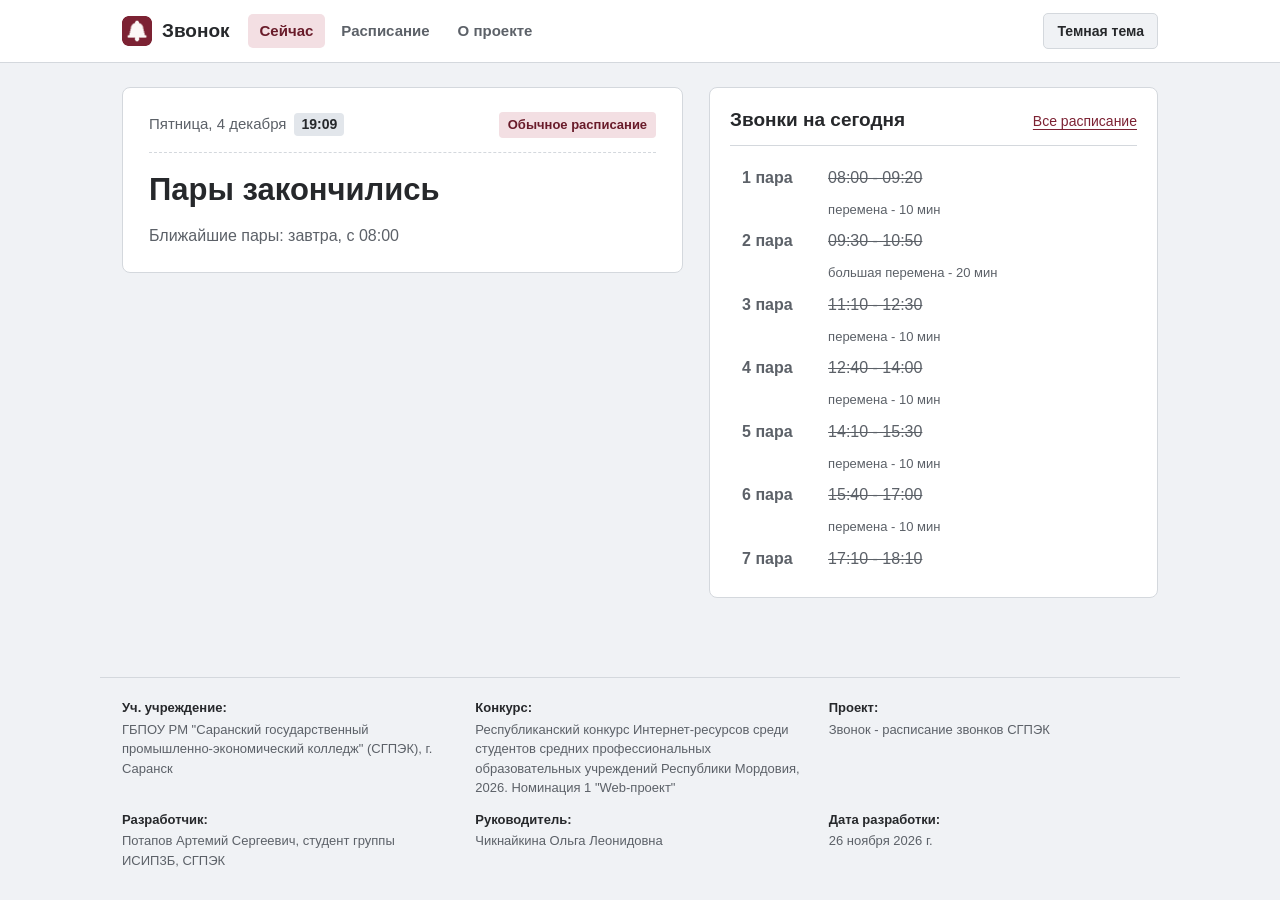
<file: index.html>
<!DOCTYPE html>
<html lang="ru">
<head>
  <meta charset="UTF-8">
  <meta name="viewport" content="width=device-width, initial-scale=1.0">
  <title>Звонок - расписание СГПЭК</title>
  <meta name="description" content="Сколько осталось до звонка в СГПЭК: идет пара или перемена, таймер и звонки на сегодня.">
  <script>
    if (localStorage.getItem('theme') == 'dark') document.documentElement.classList.add('dark');
  </script>
  <link rel="icon" type="image/png" href="images/bell.png">
  <link rel="apple-touch-icon" href="images/icon-192.png">
  <link rel="manifest" href="manifest.json">
  <link rel="stylesheet" href="css/style.css">
</head>
<body>
  <div class="header-wrap">
    <header class="header">
      <a class="logo" href="index.html">
        <img src="images/bell.png" alt="Звонок" width="30" height="30">
        <span>Звонок</span>
      </a>

      <nav class="nav">
        <a href="index.html" class="active">Сейчас</a>
        <a href="schedule.html">Расписание</a>
        <a href="about.html">О проекте</a>
      </nav>

      <div class="header-btns">
        <button class="install-btn" id="installBtn" style="display: none;">Установить</button>
        <button class="theme-btn" id="themeBtn">Темная тема</button>
      </div>
    </header>
  </div>

  <main class="main-grid">
    <section class="timer-card" id="timerCard">
      <div class="card-top">
        <div class="date-clock">
          <span id="todayDate"></span>
          <span class="clock-now" id="clockNow"></span>
        </div>
        <span class="badge" id="dayBadge"></span>
      </div>

      <h1 class="status" id="statusText">Загрузка...</h1>

      <div class="timer-box" id="timerBox" style="display: none;">
        <div class="timer" id="timerValue">00:00</div>
        <span class="timer-caption" id="timerLabel">до звонка</span>
      </div>

      <div class="progress-bar" id="progressBar" style="display: none;">
        <div class="progress-fill" id="progressFill"></div>
      </div>

      <p class="sub-text" id="subText"></p>
    </section>

    <section class="today-block">
      <div class="today-header">
        <h2>Звонки на сегодня</h2>
        <a href="schedule.html">Все расписание</a>
      </div>
      <ul class="bells-list" id="todayList"></ul>
    </section>
  </main>

  <footer class="footer">
    <div class="credits">
      <div class="credit-item">
        <strong>Уч. учреждение:</strong>
        <span>ГБПОУ РМ "Саранский государственный промышленно-экономический колледж" (СГПЭК), г. Саранск</span>
      </div>
      <div class="credit-item">
        <strong>Конкурс:</strong>
        <span>Республиканский конкурс Интернет-ресурсов среди студентов средних профессиональных образовательных учреждений Республики Мордовия, 2026. Номинация 1 "Web-проект"</span>
      </div>
      <div class="credit-item">
        <strong>Проект:</strong>
        <span>Звонок - расписание звонков СГПЭК</span>
      </div>
      <div class="credit-item">
        <strong>Разработчик:</strong>
        <span>Потапов Артемий Сергеевич, студент группы ИСИП3Б, СГПЭК</span>
      </div>
      <div class="credit-item">
        <strong>Руководитель:</strong>
        <span>Чикнайкина Ольга Леонидовна</span>
      </div>
      <div class="credit-item">
        <strong>Дата разработки:</strong>
        <span>26 ноября 2026 г.</span>
      </div>
    </div>
  </footer>

  <script src="js/calendar.js"></script>
  <script src="js/theme.js"></script>
  <script src="js/main.js"></script>
</body>
</html>
</file>
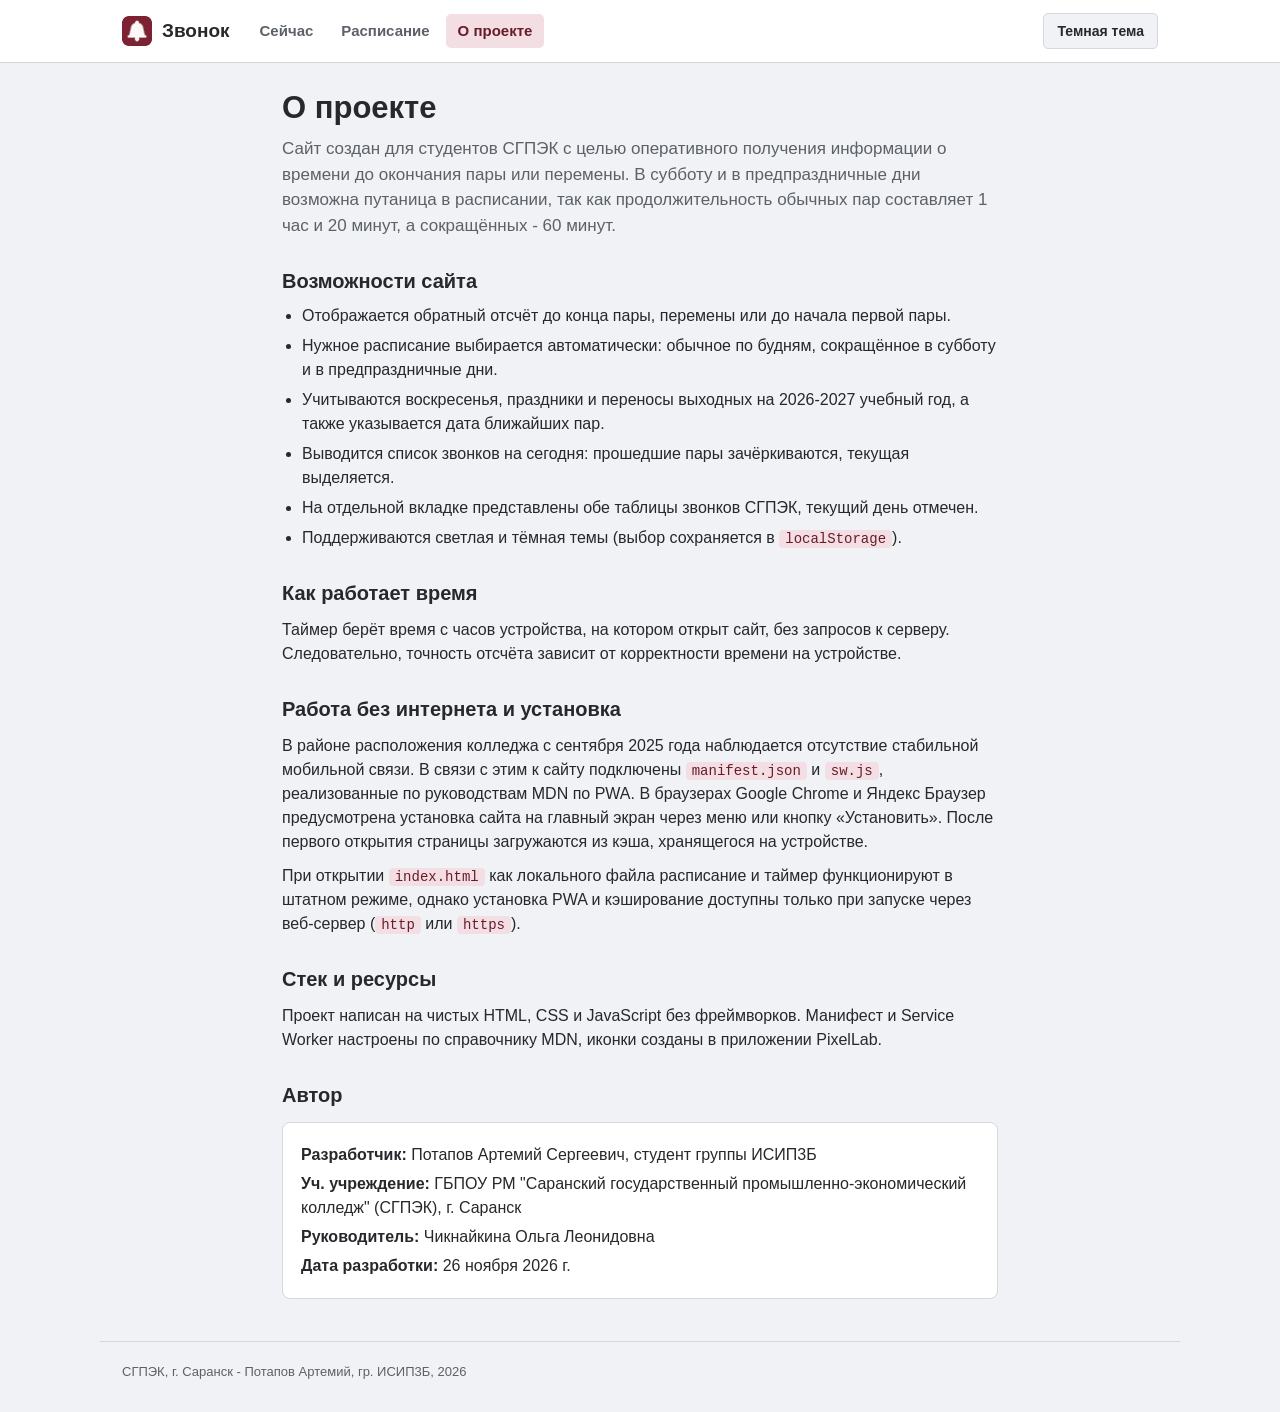
<file: about.html>
<!DOCTYPE html>
<html lang="ru">
<head>
  <meta charset="UTF-8">
  <meta name="viewport" content="width=device-width, initial-scale=1.0">
  <title>О проекте - Звонок</title>
  <meta name="description" content="Как устроен сайт Звонок: таймер пар СГПЭК, переключение расписания и работа без инета">
  <script>
    if (localStorage.getItem('theme') == 'dark') document.documentElement.classList.add('dark');
  </script>
  <link rel="icon" type="image/png" href="images/bell.png">
  <link rel="apple-touch-icon" href="images/icon-192.png">
  <link rel="manifest" href="manifest.json">
  <link rel="stylesheet" href="css/style.css">
</head>
<body>
  <div class="header-wrap">
    <header class="header">
      <a class="logo" href="index.html">
        <img src="images/bell.png" alt="Звонок" width="30" height="30">
        <span>Звонок</span>
      </a>

      <nav class="nav">
        <a href="index.html">Сейчас</a>
        <a href="schedule.html">Расписание</a>
        <a href="about.html" class="active">О проекте</a>
      </nav>

      <div class="header-btns">
        <button class="install-btn" id="installBtn" style="display: none;">Установить</button>
        <button class="theme-btn" id="themeBtn">Темная тема</button>
      </div>
    </header>
  </div>

  <main class="container about-page">
    <h1>О проекте</h1>
    <p class="lead">Сайт создан для студентов СГПЭК с целью оперативного получения информации о времени до окончания пары или перемены. В субботу и в предпраздничные дни возможна путаница в расписании, так как продолжительность обычных пар составляет 1 час и 20 минут, а сокращённых - 60 минут.</p>

    <h2>Возможности сайта</h2>
    <ul>
      <li>Отображается обратный отсчёт до конца пары, перемены или до начала первой пары.</li>
      <li>Нужное расписание выбирается автоматически: обычное по будням, сокращённое в субботу и в предпраздничные дни.</li>
      <li>Учитываются воскресенья, праздники и переносы выходных на 2026-2027 учебный год, а также указывается дата ближайших пар.</li>
      <li>Выводится список звонков на сегодня: прошедшие пары зачёркиваются, текущая выделяется.</li>
      <li>На отдельной вкладке представлены обе таблицы звонков СГПЭК, текущий день отмечен.</li>
      <li>Поддерживаются светлая и тёмная темы (выбор сохраняется в <code>localStorage</code>).</li>
    </ul>

    <h2>Как работает время</h2>
    <p>Таймер берёт время с часов устройства, на котором открыт сайт, без запросов к серверу. Следовательно, точность отсчёта зависит от корректности времени на устройстве.</p>

    <h2>Работа без интернета и установка</h2>
    <p>В районе расположения колледжа с сентября 2025 года наблюдается отсутствие стабильной мобильной связи. В связи с этим к сайту подключены <code>manifest.json</code> и <code>sw.js</code>, реализованные по руководствам MDN по PWA. В браузерах Google Chrome и Яндекс Браузер предусмотрена установка сайта на главный экран через меню или кнопку «Установить». После первого открытия страницы загружаются из кэша, хранящегося на устройстве.</p>
    <p>При открытии <code>index.html</code> как локального файла расписание и таймер функционируют в штатном режиме, однако установка PWA и кэширование доступны только при запуске через веб-сервер (<code>http</code> или <code>https</code>).</p>

    <h2>Стек и ресурсы</h2>
    <p>Проект написан на чистых HTML, CSS и JavaScript без фреймворков. Манифест и Service Worker настроены по справочнику MDN, иконки созданы в приложении PixelLab.</p>

    <h2>Автор</h2>
    <div class="about-credits">
      <p><strong>Разработчик:</strong> Потапов Артемий Сергеевич, студент группы ИСИП3Б</p>
      <p><strong>Уч. учреждение:</strong> ГБПОУ РМ "Саранский государственный промышленно-экономический колледж" (СГПЭК), г. Саранск</p>
      <p><strong>Руководитель:</strong> Чикнайкина Ольга Леонидовна</p>
      <p><strong>Дата разработки:</strong> 26 ноября 2026 г.</p>
    </div>
  </main>

  <footer class="footer">
    <span>СГПЭК, г. Саранск - Потапов Артемий, гр. ИСИП3Б, 2026</span>
  </footer>

  <script src="js/theme.js"></script>
  <script src="js/main.js"></script>
</body>
</html>
</file>
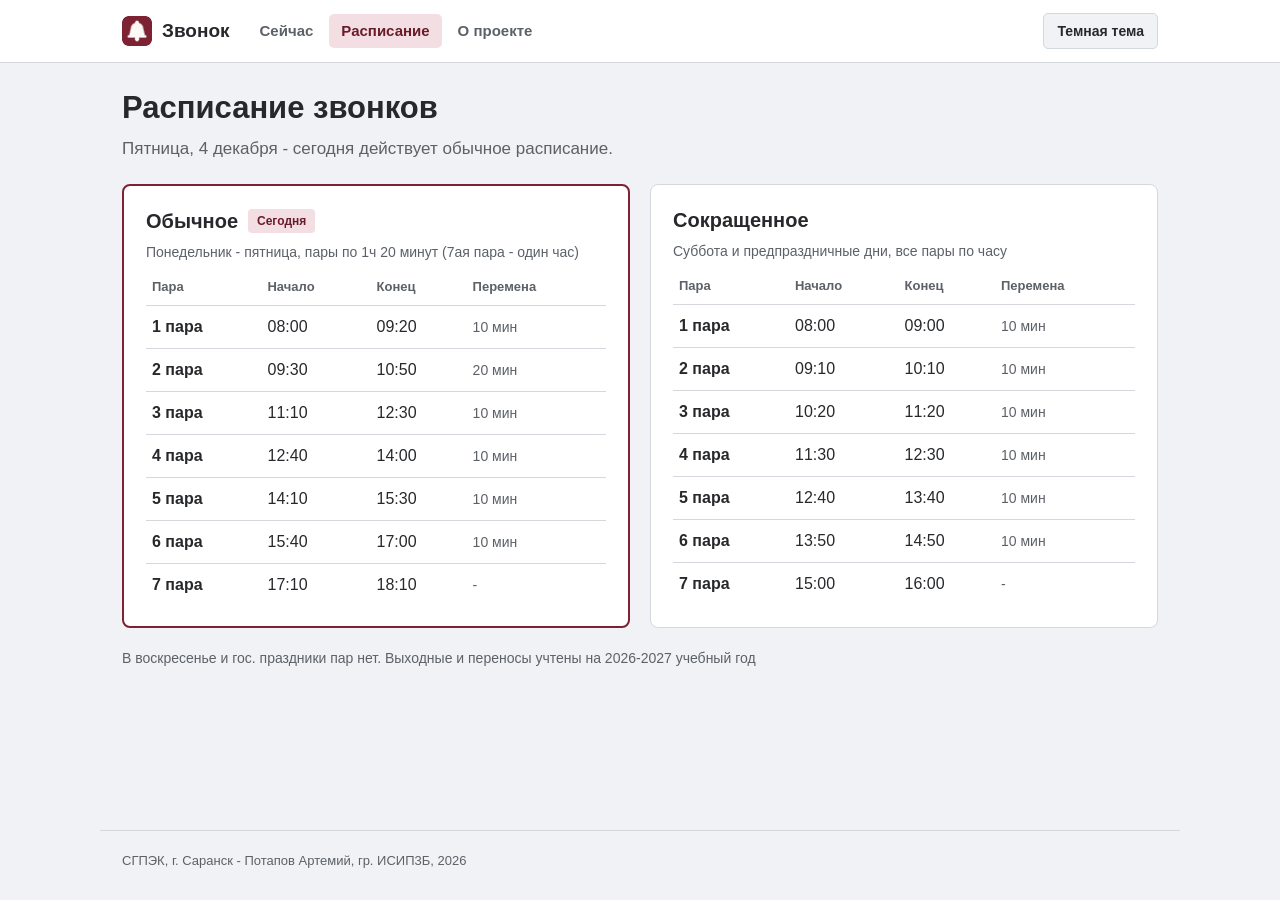
<file: schedule.html>
<!DOCTYPE html>
<html lang="ru">
<head>
  <meta charset="UTF-8">
  <meta name="viewport" content="width=device-width, initial-scale=1.0">
  <title>Расписание звонков - Звонок</title>
  <meta name="description" content="Полное расписание звонков СГПЭК: обычное для будних дней и сокращенное для субботы и предпраздничных дней.">
  <script>
    if (localStorage.getItem('theme') == 'dark') document.documentElement.classList.add('dark');
  </script>
  <link rel="icon" type="image/png" href="images/bell.png">
  <link rel="apple-touch-icon" href="images/icon-192.png">
  <link rel="manifest" href="manifest.json">
  <link rel="stylesheet" href="css/style.css">
</head>
<body>
  <div class="header-wrap">
    <header class="header">
      <a class="logo" href="index.html">
        <img src="images/bell.png" alt="Звонок" width="30" height="30">
        <span>Звонок</span>
      </a>

      <nav class="nav">
        <a href="index.html">Сейчас</a>
        <a href="schedule.html" class="active">Расписание</a>
        <a href="about.html">О проекте</a>
      </nav>

      <div class="header-btns">
        <button class="install-btn" id="installBtn" style="display: none;">Установить</button>
        <button class="theme-btn" id="themeBtn">Темная тема</button>
      </div>
    </header>
  </div>

  <main class="container">
    <h1>Расписание звонков</h1>
    <p class="lead" id="schedNote">С понедельника по пятницу действует обычное расписание, в субботу и перед праздниками - сокращенное</p>

    <div class="sched-grid">
      <section class="sched-card" id="schedNormal">
        <div class="sched-title">
          <h2>Обычное</h2>
          <span class="today-tag" id="tagNormal" style="display: none;">Сегодня</span>
        </div>
        <p class="sched-sub">Понедельник - пятница, пары по 1ч 20 минут (7ая пара - один час)</p>
        <table>
          <thead>
            <tr>
              <th>Пара</th>
              <th>Начало</th>
              <th>Конец</th>
              <th>Перемена</th>
            </tr>
          </thead>
          <tbody>
            <tr><td>1 пара</td><td>08:00</td><td>09:20</td><td>10 мин</td></tr>
            <tr><td>2 пара</td><td>09:30</td><td>10:50</td><td>20 мин</td></tr>
            <tr><td>3 пара</td><td>11:10</td><td>12:30</td><td>10 мин</td></tr>
            <tr><td>4 пара</td><td>12:40</td><td>14:00</td><td>10 мин</td></tr>
            <tr><td>5 пара</td><td>14:10</td><td>15:30</td><td>10 мин</td></tr>
            <tr><td>6 пара</td><td>15:40</td><td>17:00</td><td>10 мин</td></tr>
            <tr><td>7 пара</td><td>17:10</td><td>18:10</td><td>-</td></tr>
          </tbody>
        </table>
      </section>

      <section class="sched-card" id="schedShort">
        <div class="sched-title">
          <h2>Сокращенное</h2>
          <span class="today-tag" id="tagShort" style="display: none;">Сегодня</span>
        </div>
        <p class="sched-sub">Суббота и предпраздничные дни, все пары по часу</p>
        <table>
          <thead>
            <tr>
              <th>Пара</th>
              <th>Начало</th>
              <th>Конец</th>
              <th>Перемена</th>
            </tr>
          </thead>
          <tbody>
            <tr><td>1 пара</td><td>08:00</td><td>09:00</td><td>10 мин</td></tr>
            <tr><td>2 пара</td><td>09:10</td><td>10:10</td><td>10 мин</td></tr>
            <tr><td>3 пара</td><td>10:20</td><td>11:20</td><td>10 мин</td></tr>
            <tr><td>4 пара</td><td>11:30</td><td>12:30</td><td>10 мин</td></tr>
            <tr><td>5 пара</td><td>12:40</td><td>13:40</td><td>10 мин</td></tr>
            <tr><td>6 пара</td><td>13:50</td><td>14:50</td><td>10 мин</td></tr>
            <tr><td>7 пара</td><td>15:00</td><td>16:00</td><td>-</td></tr>
          </tbody>
        </table>
      </section>
    </div>

    <p class="note-bottom">В воскресенье и гос. праздники пар нет. Выходные и переносы учтены на 2026-2027 учебный год</p>
  </main>

  <footer class="footer">
    <span>СГПЭК, г. Саранск - Потапов Артемий, гр. ИСИП3Б, 2026</span>
  </footer>

  <script src="js/calendar.js"></script>
  <script src="js/theme.js"></script>
  <script src="js/main.js"></script>
</body>
</html>
</file>
<file: css/style.css>
html {
    --bg: #f0f2f5;
    --card: #fff;
    --text: #26282b;
    --muted: #5c6168;
    --border: #d4d8dd;
    --accent: #7c2233;
    --green: #255c36;
}

html.dark {
    --bg: #1a1c1f;
    --card: #24272b;
    --text: #eceef1;
    --muted: #a2a9b1;
    --border: #383d44;
    --accent: #e58b9a;
    --green: #7bc48d;
}

* {
    box-sizing: border-box;
}

body {
    margin: 0;
    min-height: 100vh;
    display: flex;
    flex-direction: column;
    background: var(--bg);
    color: var(--text);
    font-family: "Trebuchet MS", Tahoma, Verdana, sans-serif;
    font-size: 16px;
    line-height: 1.5;
}

a {
    color: var(--accent);
    text-underline-offset: 3px;
}

a:hover {
    text-decoration: none;
}

a:focus-visible,
button:focus-visible {
    outline: 2px solid var(--accent);
    outline-offset: 2px;
}

code {
    font-family: Consolas, monospace;
    font-size: 14px;
    background: #f3dfe3;
    color: #691b2a;
    padding: 1px 6px;
    border-radius: 4px;
}

html.dark code {
    background: #3b2026;
    color: #f2a7b3;
}

/* шапка */
.header-wrap {
    border-bottom: 1px solid var(--border);
    background: var(--card);
}

.header {
    max-width: 1080px;
    width: 100%;
    margin: 0 auto;
    padding: 13px 22px;
    display: flex;
    align-items: center;
    gap: 18px;
}

/* лого */
.logo {
    display: flex;
    align-items: center;
    gap: 10px;
    text-decoration: none;
    color: var(--text);
    font-weight: 700;
    font-size: 19px;
    flex-shrink: 0;
}

.logo img {
    width: 30px;
    height: 30px;
    border-radius: 6px;
    display: block;
}

.nav {
    display: flex;
    align-items: center;
    gap: 4px;
    margin-right: auto;
}

.nav a {
    padding: 6px 12px;
    border-radius: 5px;
    text-decoration: none;
    color: var(--muted);
    font-weight: 600;
    font-size: 15px;
    white-space: nowrap;
}

.nav a:hover {
    color: var(--text);
    background: #e2e6eb;
}

html.dark .nav a:hover {
    background: #2f3338;
}

.nav a.active {
    color: #691b2a;
    background: #f3dfe3;
}

html.dark .nav a.active {
    color: #f2a7b3;
    background: #3b2026;
}

.header-btns {
    display: flex;
    align-items: center;
    gap: 8px;
    flex-shrink: 0;
}

.theme-btn,
.install-btn {
    height: 36px;
    padding: 0 13px;
    border-radius: 5px;
    border: 1px solid var(--border);
    background: var(--bg);
    color: var(--text);
    font-family: inherit;
    font-size: 14px;
    font-weight: 600;
    cursor: pointer;
    white-space: nowrap;
}

.theme-btn:hover {
    border-color: var(--accent);
}

.theme-btn:active,
.install-btn:active {
    transform: translateY(1px);
}

.install-btn {
    background: #7c2233;
    border-color: #7c2233;
    color: #fff;
}

html.dark .install-btn {
    background: #e58b9a;
    border-color: #e58b9a;
    color: #241014;
}

.install-btn:hover {
    opacity: 0.92;
}

/* главная */
.main-grid {
    flex: 1;
    max-width: 1080px;
    width: 100%;
    margin: 0 auto;
    padding: 24px 22px 40px;
    display: grid;
    grid-template-columns: 1.25fr 1fr;
    gap: 26px;
    align-items: start;
}

.timer-card {
    background: var(--card);
    border: 1px solid var(--border);
    border-radius: 8px;
    padding: 24px 26px;
}

.card-top {
    display: flex;
    flex-wrap: wrap;
    justify-content: space-between;
    align-items: center;
    gap: 8px 12px;
    padding-bottom: 14px;
    border-bottom: 1px dashed var(--border);
    color: var(--muted);
    font-size: 15px;
}

.date-clock {
    display: flex;
    align-items: baseline;
    gap: 8px;
}

.clock-now {
    font-variant-numeric: tabular-nums;
    font-weight: 700;
    color: var(--text);
    background: #e2e6eb;
    padding: 1px 7px;
    border-radius: 4px;
    font-size: 14px;
}

html.dark .clock-now {
    background: #2f3338;
}

.badge {
    font-size: 13px;
    font-weight: 700;
    padding: 3px 9px;
    border-radius: 4px;
    background: #f3dfe3;
    color: #691b2a;
}

html.dark .badge {
    background: #3b2026;
    color: #f2a7b3;
}

.badge.short {
    background: #dfeee3;
    color: #1f4c2c;
}

html.dark .badge.short {
    background: #1e3424;
    color: #9ad6a8;
}

.badge.off {
    background: #f4e6d2;
    color: #6b4214;
}

html.dark .badge.off {
    background: #382a19;
    color: #ecc089;
}

.status {
    margin: 18px 0 0;
    font-size: 31px;
    line-height: 1.2;
}

.timer-card.is-break .status {
    color: var(--green);
}

.timer-box {
    margin-top: 12px;
}

.timer {
    font-size: 68px;
    font-weight: 700;
    line-height: 1.05;
    letter-spacing: -1px;
    font-variant-numeric: tabular-nums;
}

.timer-caption {
    display: block;
    margin-top: 6px;
    color: var(--muted);
    font-size: 16px;
}

.progress-bar {
    margin-top: 20px;
    height: 8px;
    background: #e2e6eb;
    border-radius: 4px;
    overflow: hidden;
}

html.dark .progress-bar {
    background: #2f3338;
}

.progress-fill {
    height: 100%;
    width: 0;
    background: var(--accent);
    transition: width 0.3s linear;
}

.timer-card.is-break .progress-fill {
    background: var(--green);
}

.sub-text {
    margin: 16px 0 0;
    color: var(--muted);
    font-size: 16px;
}

/* список пар */
.today-block {
    background: var(--card);
    border: 1px solid var(--border);
    border-radius: 8px;
    padding: 18px 20px;
}

.today-header {
    display: flex;
    justify-content: space-between;
    align-items: baseline;
    margin-bottom: 12px;
    padding-bottom: 10px;
    border-bottom: 1px solid var(--border);
}

.today-header h2 {
    margin: 0;
    font-size: 19px;
}

.today-header a {
    font-size: 14px;
}

.bells-list {
    list-style: none;
    margin: 0;
    padding: 0;
}

.pair-item {
    display: grid;
    grid-template-columns: 76px 1fr auto;
    align-items: center;
    gap: 10px;
    padding: 8px 12px;
    border-radius: 5px;
}

.pair-num {
    font-weight: 700;
}

.pair-time {
    font-size: 16px;
    font-variant-numeric: tabular-nums;
}

.pair-status {
    font-size: 13px;
    font-weight: 600;
    color: var(--muted);
}

.pair-item.past {
    color: var(--muted);
}

.pair-item.past .pair-num {
    font-weight: 600;
}

.pair-item.past .pair-time {
    text-decoration: line-through;
}

.pair-item.current {
    background: #7c2233;
    color: #fff;
}

.pair-item.current .pair-status {
    color: #f7dfe3;
}

html.dark .pair-item.current {
    background: #6e2030;
    color: #fff;
}

html.dark .pair-item.current .pair-status {
    color: #f4d8dd;
}

.pair-item.next {
    background: #f3dfe3;
    color: var(--text);
}

.pair-item.next .pair-status {
    color: #691b2a;
}

html.dark .pair-item.next {
    background: #3b2026;
}

html.dark .pair-item.next .pair-status {
    color: #f2a7b3;
}

.break-item {
    padding: 2px 12px 2px 98px;
    font-size: 13px;
    color: var(--muted);
}

.break-item.current {
    color: var(--green);
    font-weight: 700;
}

.empty-day {
    padding: 12px 4px 4px;
    color: var(--muted);
}

/* расписание и о проекте */
.container {
    flex: 1;
    max-width: 1080px;
    width: 100%;
    margin: 0 auto;
    padding: 20px 22px 42px;
}

.container h1 {
    margin: 6px 0 10px;
    font-size: 31px;
    line-height: 1.2;
}

.lead {
    margin: 0 0 22px;
    color: var(--muted);
    font-size: 17px;
    max-width: 720px;
}

.sched-grid {
    display: grid;
    grid-template-columns: 1fr 1fr;
    gap: 20px;
}

.sched-card {
    background: var(--card);
    border: 1px solid var(--border);
    border-radius: 8px;
    padding: 20px 22px;
}

.sched-card.today {
    border: 2px solid var(--accent);
}

.sched-title {
    display: flex;
    align-items: center;
    gap: 10px;
}

.sched-title h2 {
    margin: 0;
    font-size: 20px;
}

.today-tag {
    font-size: 12px;
    font-weight: 700;
    padding: 3px 9px;
    border-radius: 4px;
    background: #f3dfe3;
    color: #691b2a;
}

html.dark .today-tag {
    background: #3b2026;
    color: #f2a7b3;
}

.sched-sub {
    margin: 6px 0 14px;
    font-size: 14px;
    color: var(--muted);
}

table {
    width: 100%;
    border-collapse: collapse;
}

th,
td {
    text-align: left;
    padding: 9px 6px;
    border-top: 1px solid var(--border);
    font-variant-numeric: tabular-nums;
}

thead th {
    border-top: none;
    font-size: 13px;
    color: var(--muted);
    padding-top: 0;
}

tbody td:first-child {
    font-weight: 600;
}

tbody td:last-child {
    color: var(--muted);
    font-size: 14px;
}

.note-bottom {
    margin-top: 20px;
    font-size: 14px;
    color: var(--muted);
}

.about-page {
    max-width: 760px;
}

.about-page h2 {
    font-size: 20px;
    margin: 28px 0 8px;
}

.about-page p {
    margin: 10px 0;
}

.about-page ul {
    padding-left: 20px;
    margin: 8px 0;
}

.about-page li {
    margin: 6px 0;
}

.about-credits {
    margin-top: 12px;
    padding: 15px 18px;
    background: var(--card);
    border: 1px solid var(--border);
    border-radius: 8px;
}

.about-credits p {
    margin: 5px 0;
}

/* футер */
.footer {
    max-width: 1080px;
    width: 100%;
    margin: 0 auto;
    padding: 20px 22px 30px;
    border-top: 1px solid var(--border);
    font-size: 13px;
    color: var(--muted);
}

.credits {
    display: grid;
    grid-template-columns: repeat(3, 1fr);
    gap: 12px 24px;
}

.credit-item {
    display: flex;
    flex-direction: column;
    gap: 2px;
}

.credit-item strong {
    color: var(--text);
}

/* под телефоны (у меня ванплас 11) */
@media (max-width: 860px) {
    .main-grid {
        grid-template-columns: 1fr;
        max-width: 620px;
    }

    .sched-grid {
        grid-template-columns: 1fr;
    }

    .credits {
        grid-template-columns: 1fr 1fr;
    }
}

@media (max-width: 640px) {
    .header {
        flex-wrap: wrap;
        justify-content: space-between;
        padding: 12px 16px;
        gap: 10px 12px;
    }

    .nav {
        order: 3;
        width: 100%;
        margin-right: 0;
        padding-top: 8px;
        border-top: 1px solid var(--border);
        gap: 6px;
        overflow-x: auto;
    }

    .nav a {
        padding: 7px 12px;
        font-size: 14px;
    }

    .main-grid,
    .container,
    .footer {
        padding-left: 16px;
        padding-right: 16px;
    }

    .timer-card {
        padding: 18px;
    }

    .today-block {
        padding: 16px;
    }

    .status {
        font-size: 25px;
    }

    .timer {
        font-size: 52px;
    }

    .pair-item {
        grid-template-columns: 68px 1fr auto;
        padding: 8px 10px;
    }

    .break-item {
        padding-left: 88px;
    }

    .credits {
        grid-template-columns: 1fr;
    }
}
</file>
